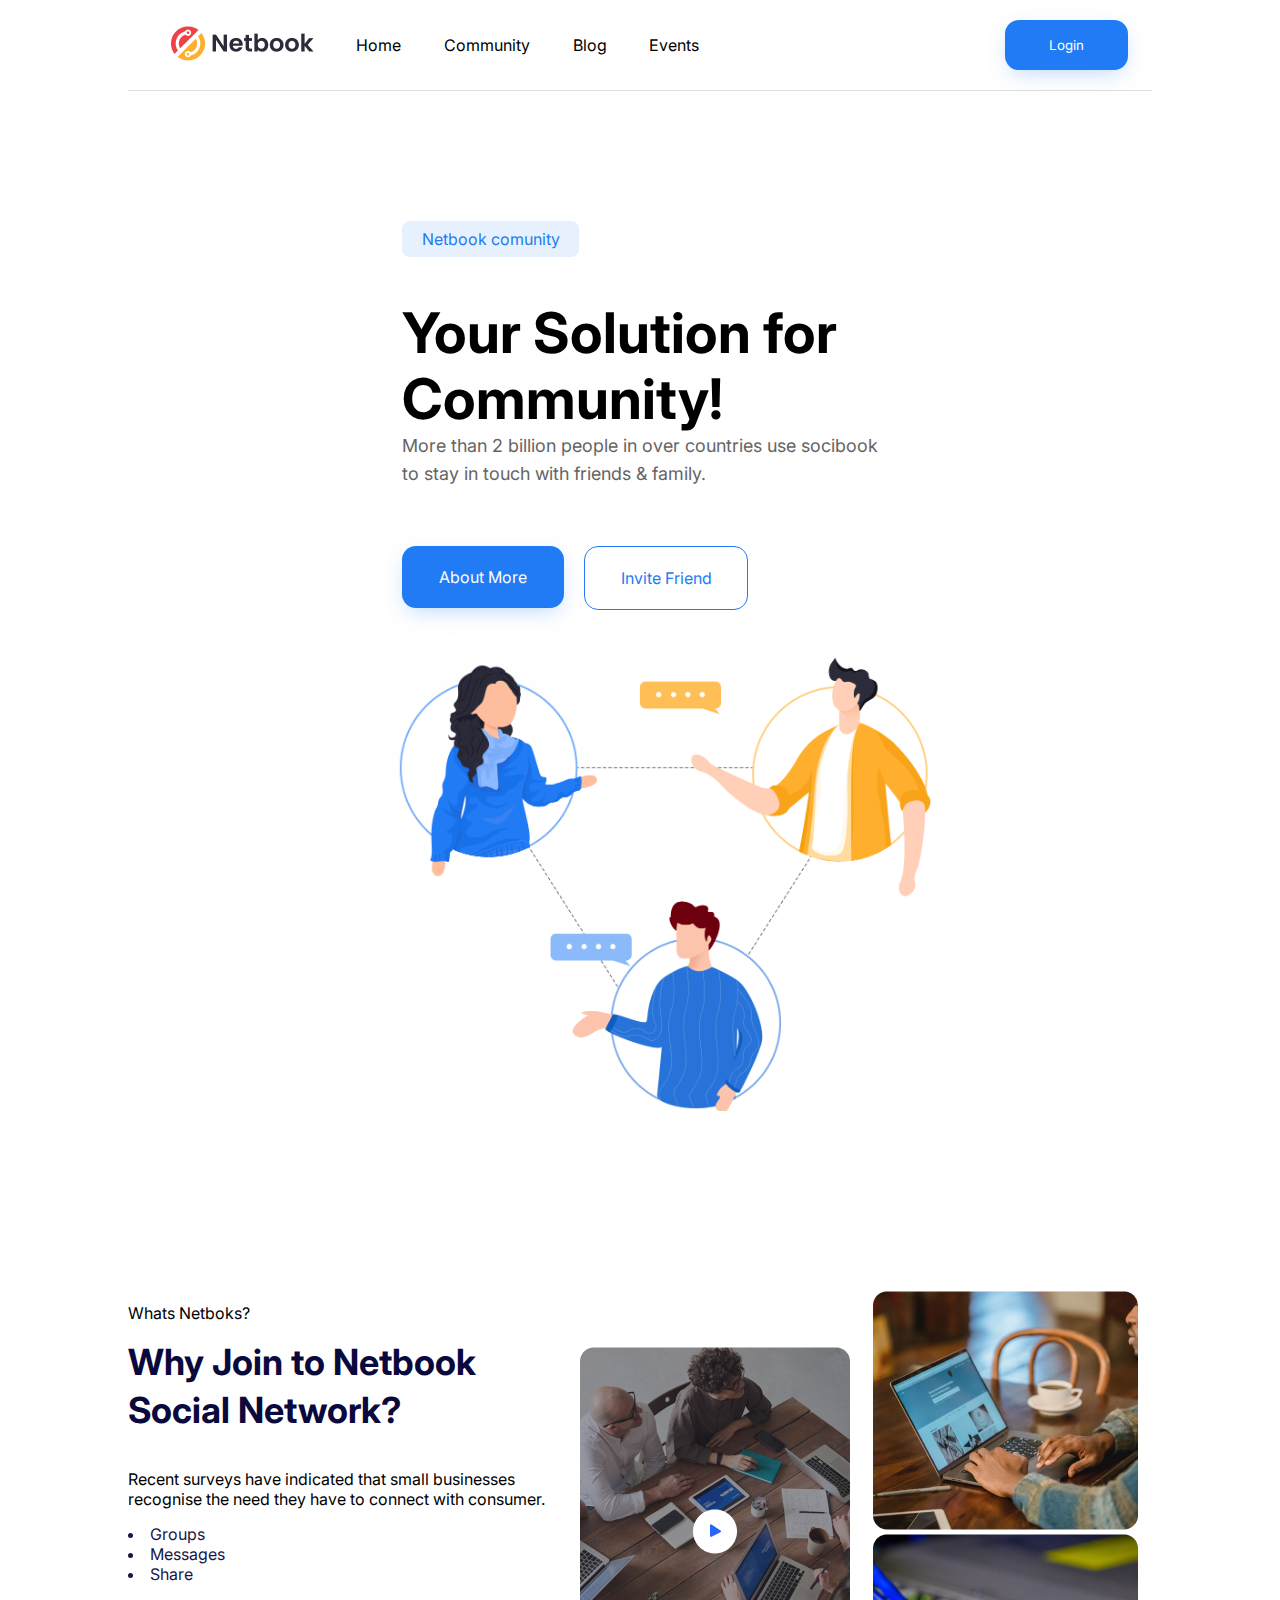
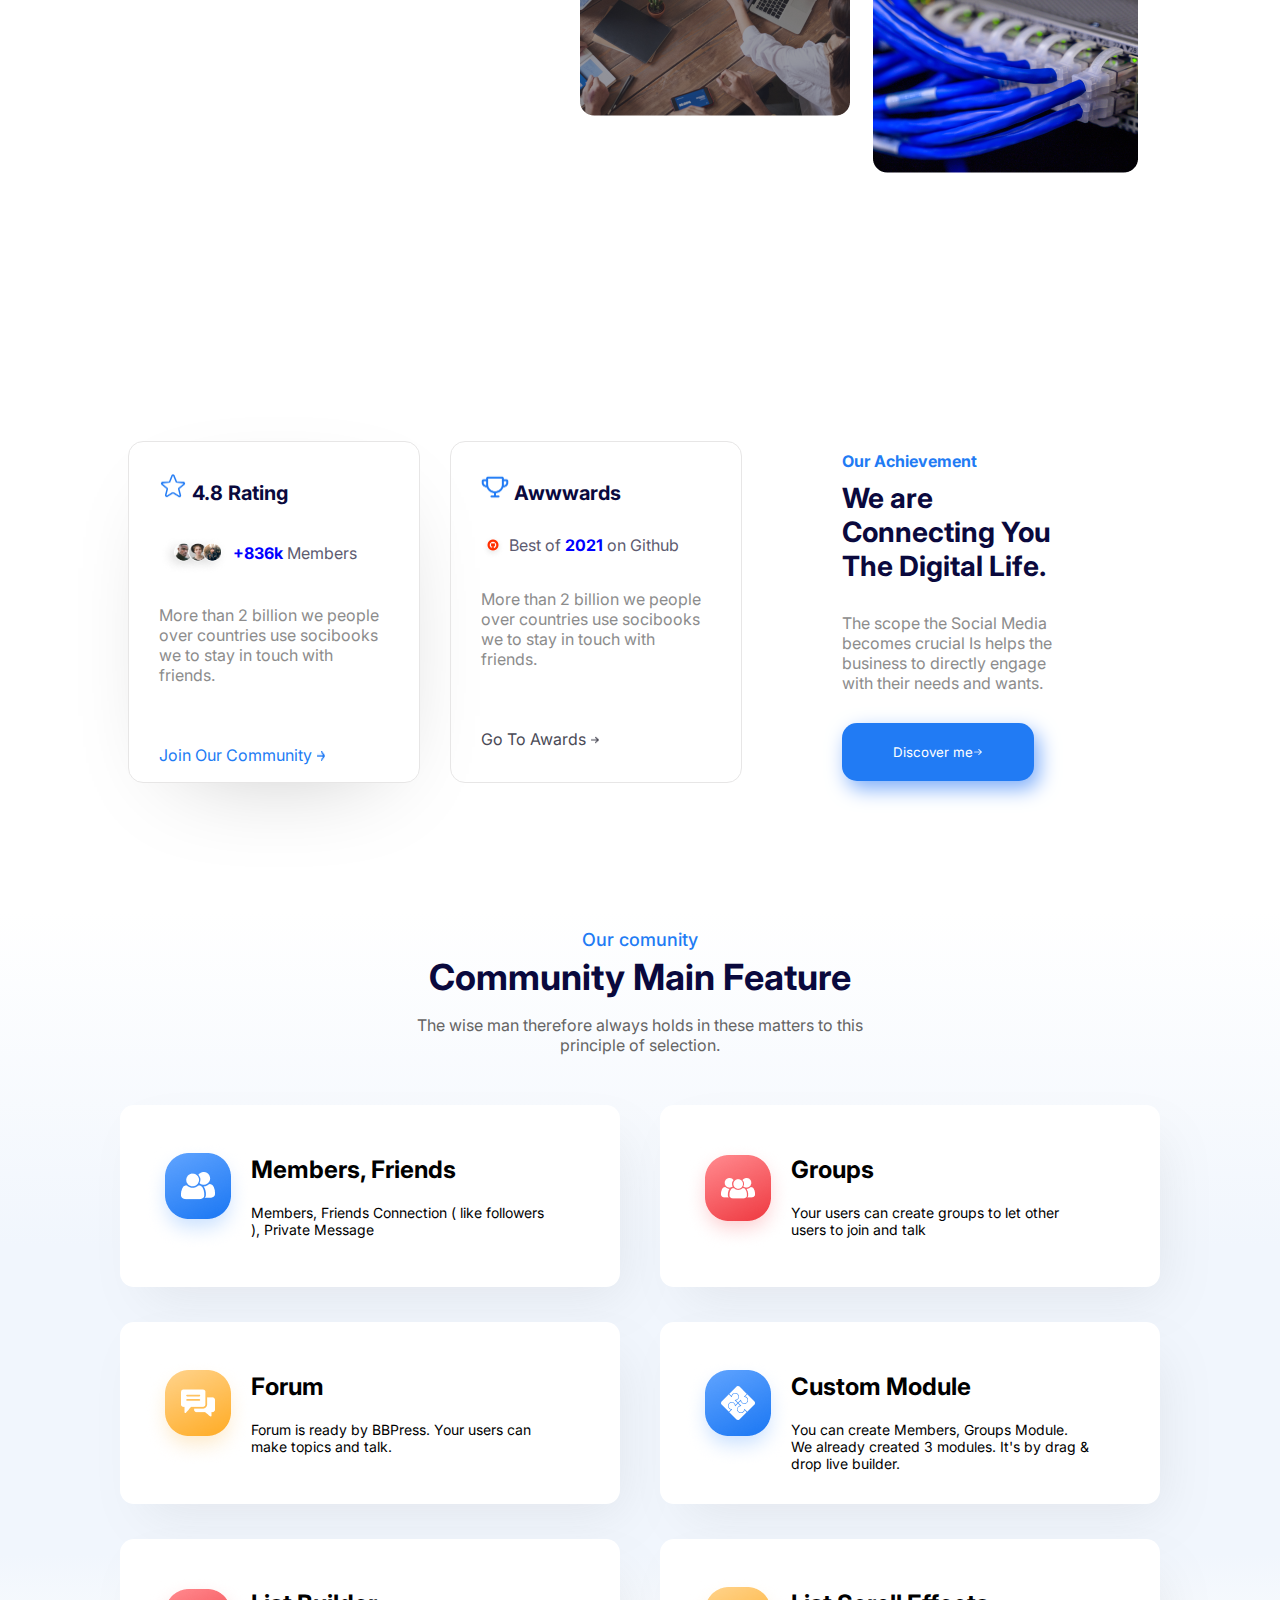
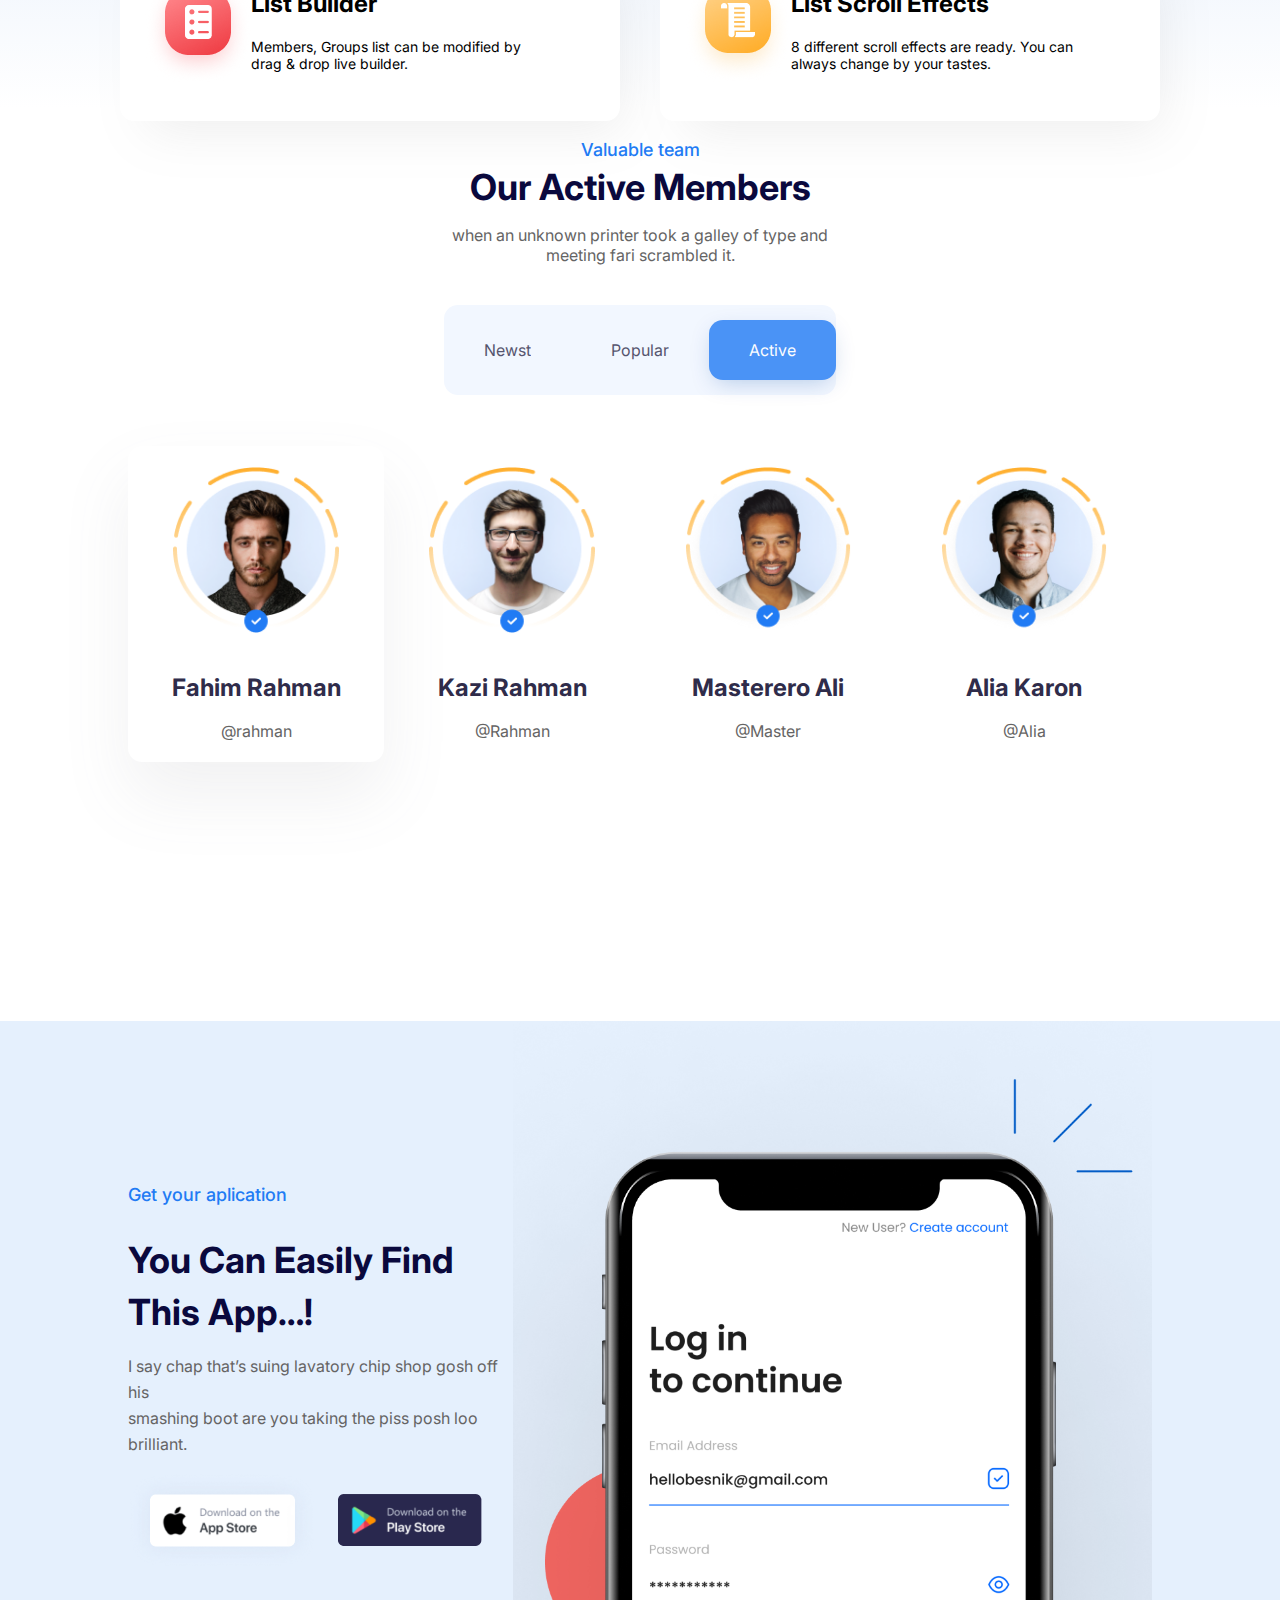
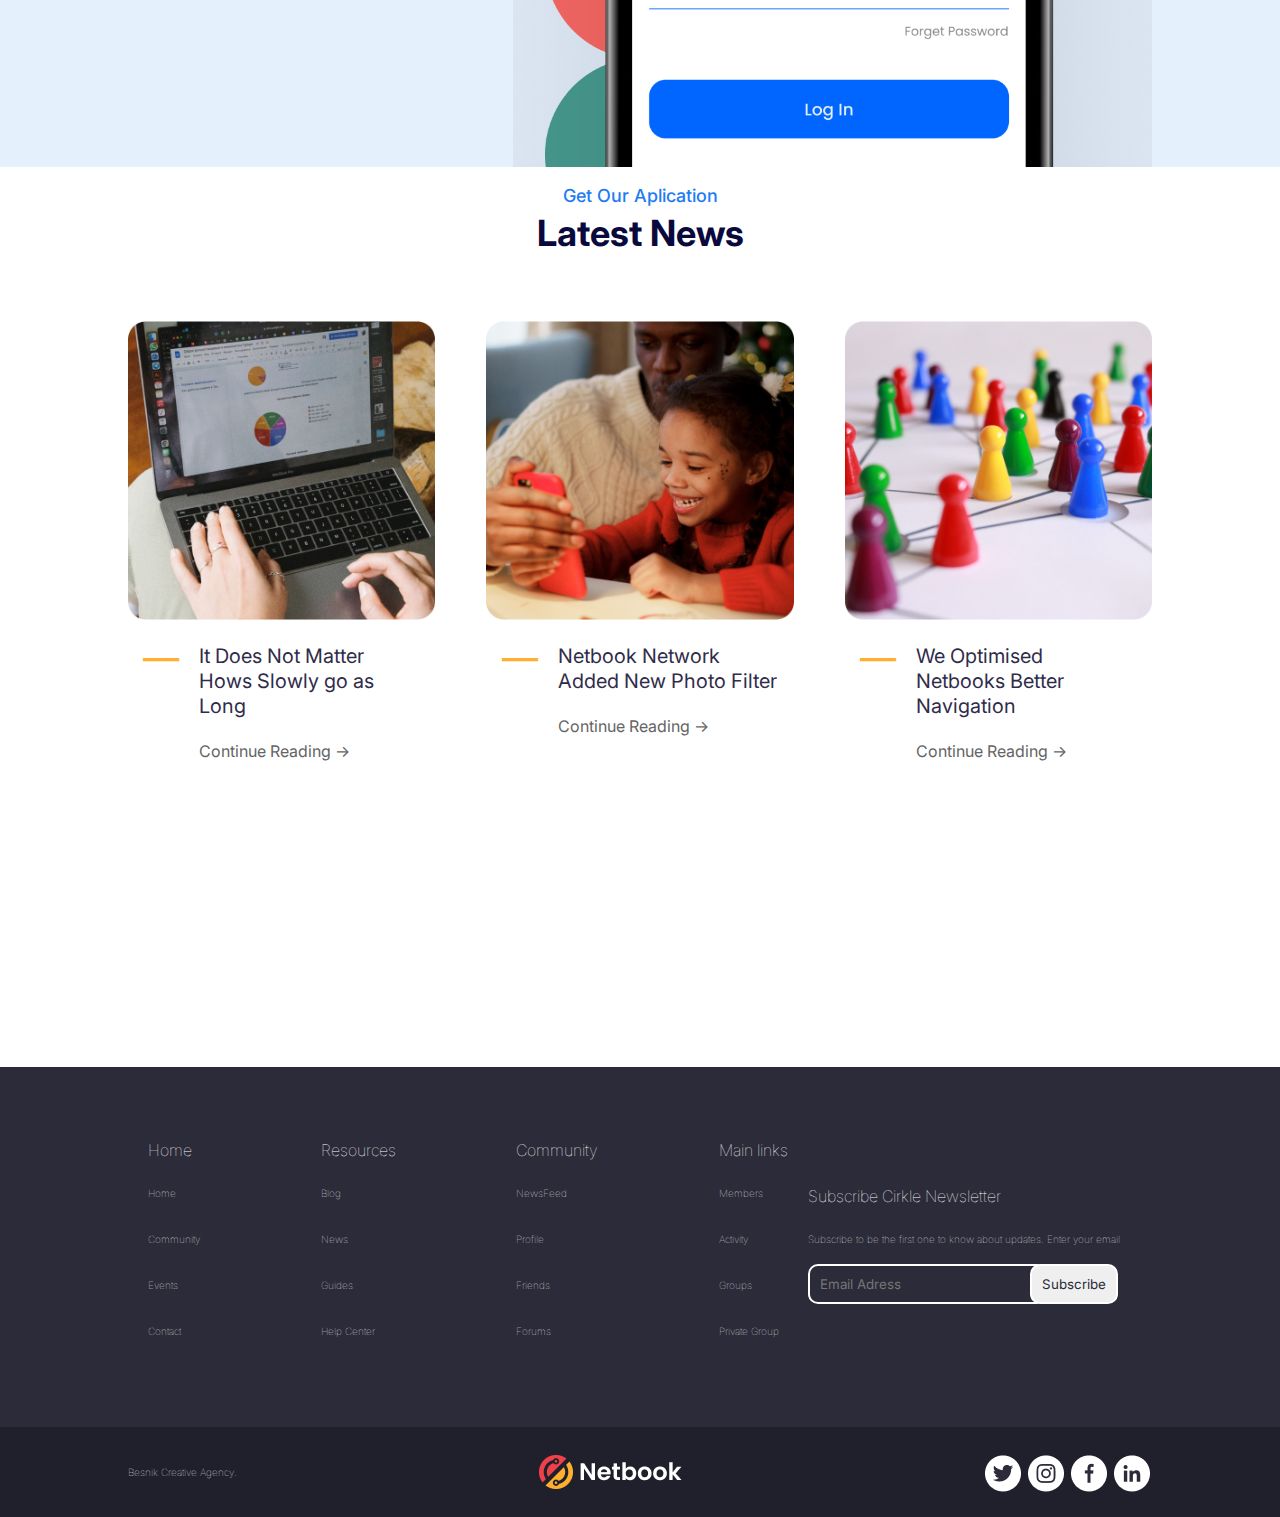
<file: index.html>
<!DOCTYPE html>
<html lang="en">

<head>
    <meta charset="UTF-8">
    <meta http-equiv="X-UA-Compatible" content="IE=edge">
    <meta name="viewport" content="width=device-width, initial-scale=1.0">
    <link rel="stylesheet" href="css/index.css">
    <title>Netbook</title>
</head>

<body>
    <section class="home container">
        <header class="nave-bar">
            <div class="nave-bar-conteudo">
                <div><img src="img/logo.png" alt="Netbook"></div>
                <div>
                    <p>Home</p>
                </div>
                <div>
                    <p>Community</p>
                </div>
                <div>
                    <p>Blog</p>
                </div>
                <div>
                    <p>Events</p>
                </div>
            </div>

            <div class="nav-botao-login">
                <button>
                    <p>Login</p>
                </button>
            </div>
        </header>

        <div class="home-conteudo">
            <div class="home-conteudo-tudo">
                <div class="home-conteudo-community">
                    <div>Netbook comunity</div>
                </div>
                <div class="home-conteudo-texto">
                    <!-- <div class="home-conteudo-texto-extra"> -->
                    <div class="home-conteudo-texto-extra-1">
                        <p>Your Solution for <br> Community!</p>
                    </div>
                    <div class="home-conteudo-texto-extra-2">
                        More than 2 billion people in over countries use socibook <br>
                        to stay in touch with friends & family.
                    </div>
                    <!-- </div> -->
                    <div class="home-conteudo-botoes">
                        <div class="home-conteudo-aboutmore">
                            About More
                        </div>
                        <div class="home-conteudo-invitefriend">
                            Invite Friend
                        </div>
                    </div>
                </div>
            </div>
            <div class="home-img">

                <img src="img/head.png" alt="">
            </div>
        </div>
    </section>
    <!-------------------------------------------------------------TELA ABOUT US-------------------------------------------------------------->
    <section class="aboutus">
        <div class="tudo container">
            <div class="Textoaboutus">
                <p class="textozul">Whats Netboks?</p>
                <h1 class="titulo">Why Join to Netbook Social Network?</h1>
                <p>Recent surveys have indicated that small businesses recognise the need they have to connect with
                    consumer.</p>
                <ol>
                    <li>Groups</li>
                    <li>Messages</li>
                    <li>Share</li>
                </ol>
            </div>
            <div class="containerimg">
                <div class="imagenssmall">
                    <img src="img/cafe-notebook.png" alt="">
                    <img src="img/cabos.png">
                </div>
                <div class="imagembig">
                    <img src="img/reuniao.png" alt="">
                </div>
            </div>
            <!--fim da div total-->


    </section>
    <!--fim da section de sobre nós-->



    <section class="avaliacao">
        <div class="container">
            <div class="rating">
                <h3><img src="../img/star.png" alt="Estrela"> 4.8 Rating</h3>
                <article>
                    <img class="imgpeople" src="../img/people.png" alt="Usuarios">
                    <strong>+836k</strong> Members
                </article>
                <p>More than 2 billion we people over countries use socibooks we to stay in touch with friends.</p>
                <button class="firstbutton">
                    Join Our Community <img src="../img/ArrowRightBlue.png" alt="Seta direita">
                </button>
            </div>
            <div class="awards">

                <h3><img src="../img/trophy.png" alt="Trofeu"> Awwwards</h3>
                <article>
                    <img class="imgit" src="../img/git.png" alt="Icone Github">
                    Best of <strong>2021</strong> on Github
                </article>
                <p>More than 2 billion we people over countries use socibooks we to stay in touch with friends.</p>
                <button class="secondbutton">
                    Go To Awards <img src="../img/ArrowRightBlack.png" alt="Seta direita">
                </button>
            </div>
            <div class="conteudo">
                <h4>Our Achievement</h4>
                <h1>We are Connecting You The Digital Life.</h1>
                <p>The scope the Social Media becomes crucial Is helps the business to directly engage with their needs
                    and wants.</p>
                <button>
                    Discover me<img src="../img/ArrowRightWhite.png" alt="Seta direita">
                </button>
            </div>
        </div>
    </section>

    <!-------------------------------------------------------------TELA COMUNITY-------------------------------------------------------------->
    <section class="comunity">
        <div class="container">
            <div class="containercomunity ">
                <!--div do titulo-->
                <div class="titulocomunity">Our comunity</div>
                <h1 class="comunitybold">Community Main Feature</h1>
                <div class="textocomunity">The wise man therefore always holds in these matters to this principle of
                    selection.</div>
            </div>
            <!--fim da div do titulo-->


            <!--===================================================================================================================================-->
            <div class="retangulos">
                <div class="retanguloesquerda">
                    <div class="retangulofriend">
                        <!--div do quadrado members-->

                        <div class="Friendsimg">
                            <img src="img/member.png" alt="">
                        </div>

                        <div class="Friendstext">
                            <h2>Members, Friends</h2>
                            <br>
                            <p>Members, Friends Connection ( like followers ), Private Message</p>
                        </div>

                    </div>
                    <!--fim da div do quadrado members-->

                    <!--===================================================================================================================================-->
                    <div class="retanguloforum">
                        <!--div do quadrado forum-->
                        <!-- <div class="forum"> -->
                        <div class="forumimg">
                            <img src="img/chat.png" alt="">
                        </div>
                        <div class="forumtext">
                            <h2>Forum</h2>
                            <br>
                            <p>Forum is ready by BBPress. Your users can make topics and talk.</p>
                        </div>
                    </div><!-- fim da div do quadrado forum-->
                    <!--===================================================================================================================================-->
                    <div class="retangulolist">
                        <!--div do quadrado list-->
                        <div class="listimg">
                            <img src="img/list-build.png" alt="">
                        </div>
                        <div class="listtext">
                            <h2>List Builder</h2>
                            <br>
                            <p>Members, Groups list can be modified by drag & drop live builder.</p>
                        </div>

                    </div>
                    <!--fim da div do quadrado list-->
                </div>
                <!--===================================================================================================================================-->
                <div class="retangulodireita">
                    <div class="retangulogroups">
                        <!--div do quadrado group-->
                        <div class="groupsimg">
                            <img src="img/group.png" alt="">
                        </div>
                        <div class="groupstext">
                            <h2>Groups</h2>
                            <br>
                            <p>Your users can create groups to let other users to join and talk</p>
                        </div>
                    </div>
                    <!--fim da div do quadrado group-->
                    <!--===================================================================================================================================-->
                    <div class="retangulocustom">
                        <!--div do quadrado custom-->
                        <div class="customimg">
                            <img src="img/custom-icon.png" alt="">
                        </div>
                        <div class="customtext">
                            <h2>Custom Module</h2>
                            <br>
                            <p>You can create Members, Groups Module. We already created 3 modules. It's by drag & drop
                                live builder.</p>
                        </div>
                    </div>
                    <!--fim da div do quadrado custom-->
                    <!--===================================================================================================================================-->

                    <div class="retanguloscroll">
                        <!--div do quadrado custom-->
                        <div class="scrollimg">
                            <img src="img/list-icon.png" alt="">
                        </div>
                        <div class="scrolltext">
                            <h2>List Scroll Effects</h2>
                            <br>
                            <p>8 different scroll effects are ready.
                                You can always change by your tastes.</p>
                        </div>
                    </div>
                    <!--fim da div do quadrado custom-->
                </div>
            </div>
        </div>
    </section>
    <!--fim da section da tela comunidade-->

    <!-------------------------------------------------------------TELA MEMBROS-------------------------------------------------------------->
    <section class="membros">
        <div class="container ocupa-janela">

            <div class="textocima">
                <div class="azul-valuable">Valuable team</div>
                <div class="our-active">Our Active Members</div>
                <div class="texto">when an unknown printer took a galley of type and meeting fari scrambled it.</div>
                <div class="box-buttons">
                    <a href="">Newst</a>
                    <a href="">Popular</a>
                    <a class="active" href="">Active</a>
                </div>
            </div>

            <div class="team">
                <div class="card-homem destaque">
                    <img class="dude" src="img/1-homem.png" alt="é um cara">
                    <div class="texto-homens">
                        <span class="nome-homem">Fahim Rahman</span>
                        <br>
                        <span class="arroba-homem">@rahman</span>
                    </div>
                </div>
                <div class="card-homem">
                    <img class="dude" src="img/2-homem.png" alt="é um cara">
                    <div class="texto-homens">
                        <span class="nome-homem">Kazi Rahman</span>
                        <br>
                        <span class="arroba-homem">@Rahman</span>
                    </div>
                </div>
                <div class="card-homem">
                    <img class="dude" src="img/3-homem.png" alt="é um cara">
                    <div class="texto-homens">
                        <span class="nome-homem">Masterero Ali</span>
                        <br>
                        <span class="arroba-homem">@Master</span>
                    </div>
                </div>
                <div class="card-homem">
                    <img class="dude" src="img/4-homem.png" alt="é um cara">
                    <div class="texto-homens">
                        <span class="nome-homem">Alia Karon</span>
                        <br>
                        <span class="arroba-homem">@Alia</span>
                    </div>
                </div>
            </div>

        </div>
    </section>

    <section class="publi container">
        <div class="publi-conteudo">
            <div class="publi-conteudo-textos">
                <div>
                    <div class="publi-conteudo-textos1">Get your aplication</div>
                </div>
                <div>
                    <p class="publi-conteudo-textos2">You Can Easily Find
                        This App…!</p>
                </div>
                <div class="publi-conteudo-textos3">

                    <p>I say chap that’s suing lavatory chip shop gosh off his <br> smashing boot are you taking the
                        piss posh loo brilliant.</p>

                </div>

                <div class="publi-conteudo-textos-botoes">
                    <div class="apple-pic"><img src="img/image 288.png" alt=""></div>
                    <div class="playstore-pic"><img src="img/image 291.png" alt=""></div>
                </div>
            </div>
        </div>

        <div class="publi-img">
            <img src="img/mobile-screen.png" alt="">
        </div>
    </section>

    <section class="latest-news">
        <div class="container ocupa-janela">

            <div class="textocima">
                <div class="azul-valuable">Get Our Aplication</div>
                <div class="our-active">Latest News</div>
            </div>

            <div class="fotos-container">

                <div class="bloco-fotos">
                    <img class="img-news" src="img/notebook.png" alt="é um notebook">

                    <div class="traco-foto-texto">
                        <div class="traco"> __</div>
                        <div class="texto-foto">
                            <div> It Does Not Matter Hows Slowly go as Long</div>
                            <div class="texto-baixo"> Continue Reading →</div>
                        </div>
                    </div>

                </div>

                <div class="bloco-fotos">
                    <img class="img-news" src="img/familia.png" alt="é uma familia">

                    <div class="traco-foto-texto">
                        <div class="traco"> __</div>
                        <div class="texto-foto">
                            <div> Netbook Network Added New Photo Filter</div>
                            <div class="texto-baixo"> Continue Reading →</div>
                        </div>
                    </div>

                </div>

                <div class="bloco-fotos">
                    <img class="img-news" src="img/pinos.png" alt="é uns pino">

                    <div class="traco-foto-texto">
                        <div class="traco"> __</div>
                        <div class="texto-foto">
                            <div>We Optimised Netbooks Better Navigation</div>
                            <div class="texto-baixo"> Continue Reading →</div>
                        </div>
                    </div>
                </div>

            </div>
            <!--fotos-conteiner-->


        </div>
    </section>

    <footer>

        <div class="based">

            <div class="above container">

                <div class="colunas">

                    <div class="coluna">
                        <div class="title">Home</div>
                        <div class="meme">
                            <span>Home</span>
                            <span>Community</span>
                            <span>Events</span>
                            <span>Contact</span>
                        </div>
                    </div>

                    <div class="coluna">
                        <div class="title">Resources</div>
                        <div class="meme">
                            <span>Blog</span>
                            <span>News</span>
                            <span>Guides</span>
                            <span>Help Center</span>
                        </div>
                    </div>

                    <div class="coluna">
                        <div class="title">Community</div>
                        <div class="meme">
                            <span>NewsFeed</span>
                            <span>Profile</span>
                            <span>Friends</span>
                            <span>Forums</span>
                        </div>
                    </div>

                    <div class="coluna">
                        <div class="title">Main links</div>
                        <div class="meme">
                            <span>Members</span>
                            <span>Activity</span>
                            <span>Groups</span>
                            <span>Private Group</span>
                        </div>
                    </div>


                </div>

                <div class="subscribe">
                    <div class="title">Subscribe Cirkle Newsletter</div>
                    <div class="description">Subscribe to be the first one to know about updates. Enter your email</div>

                    <div class="form">
                        <input class="email" type="email" name="email" placeholder="Email Adress">
                        <button class="button-sub">Subscribe</button>
                    </div>

                </div>

            </div>


            <div class="rodape container">
                <div class="alinha-rodape">
                    <div>
                        Besnik Creative Agency.
                    </div>

                    <img src="img/logo-branca.png" alt="Netbook">

                    <div class="redes">
                        <img class="img" src="img/Twitter.png" alt="Passarinho">
                        <img class="img" src="img/instagram.png" alt="Camera">
                        <img class="img" src="img/facebook.png" alt="f">
                        <img class="img" src="img/Linkedin.png" alt="Trabalho">
                    </div>
                </div>
            </div>
        </div>

    </footer>
</body>

</html>
</file>
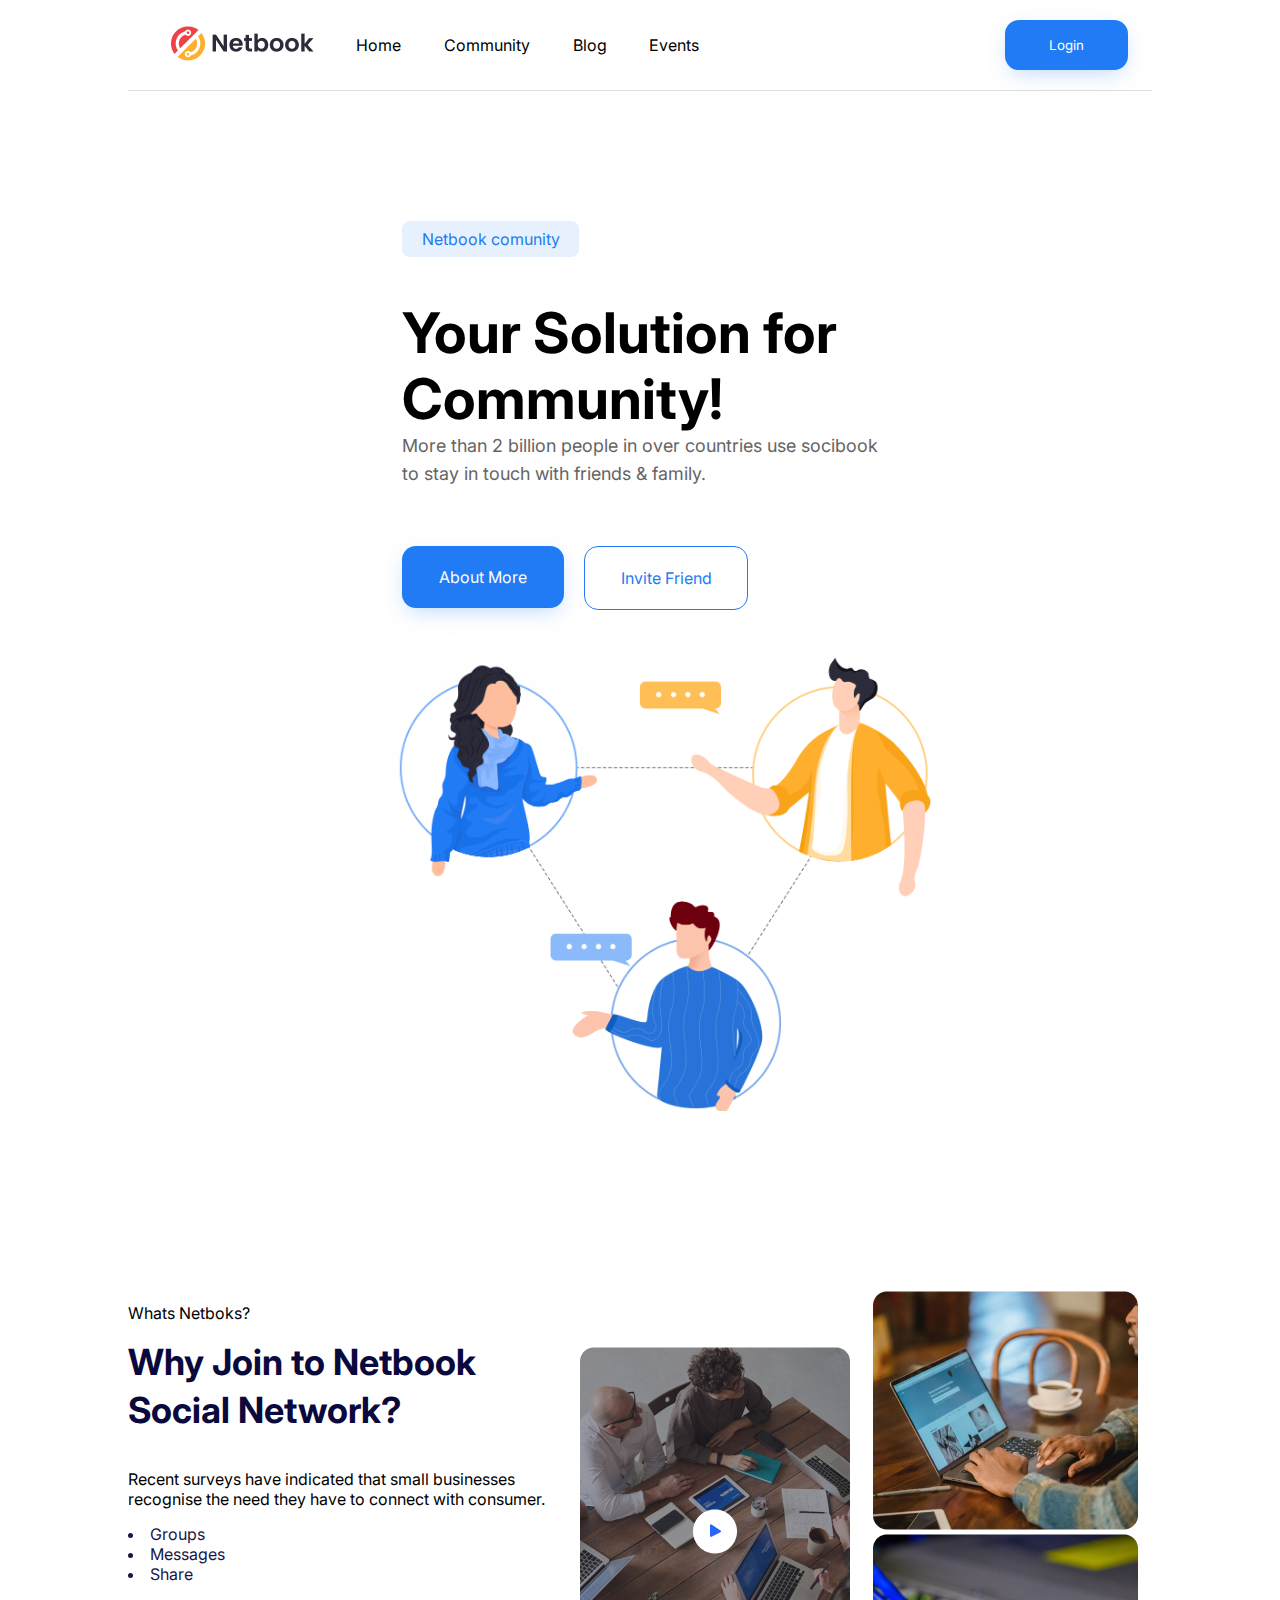
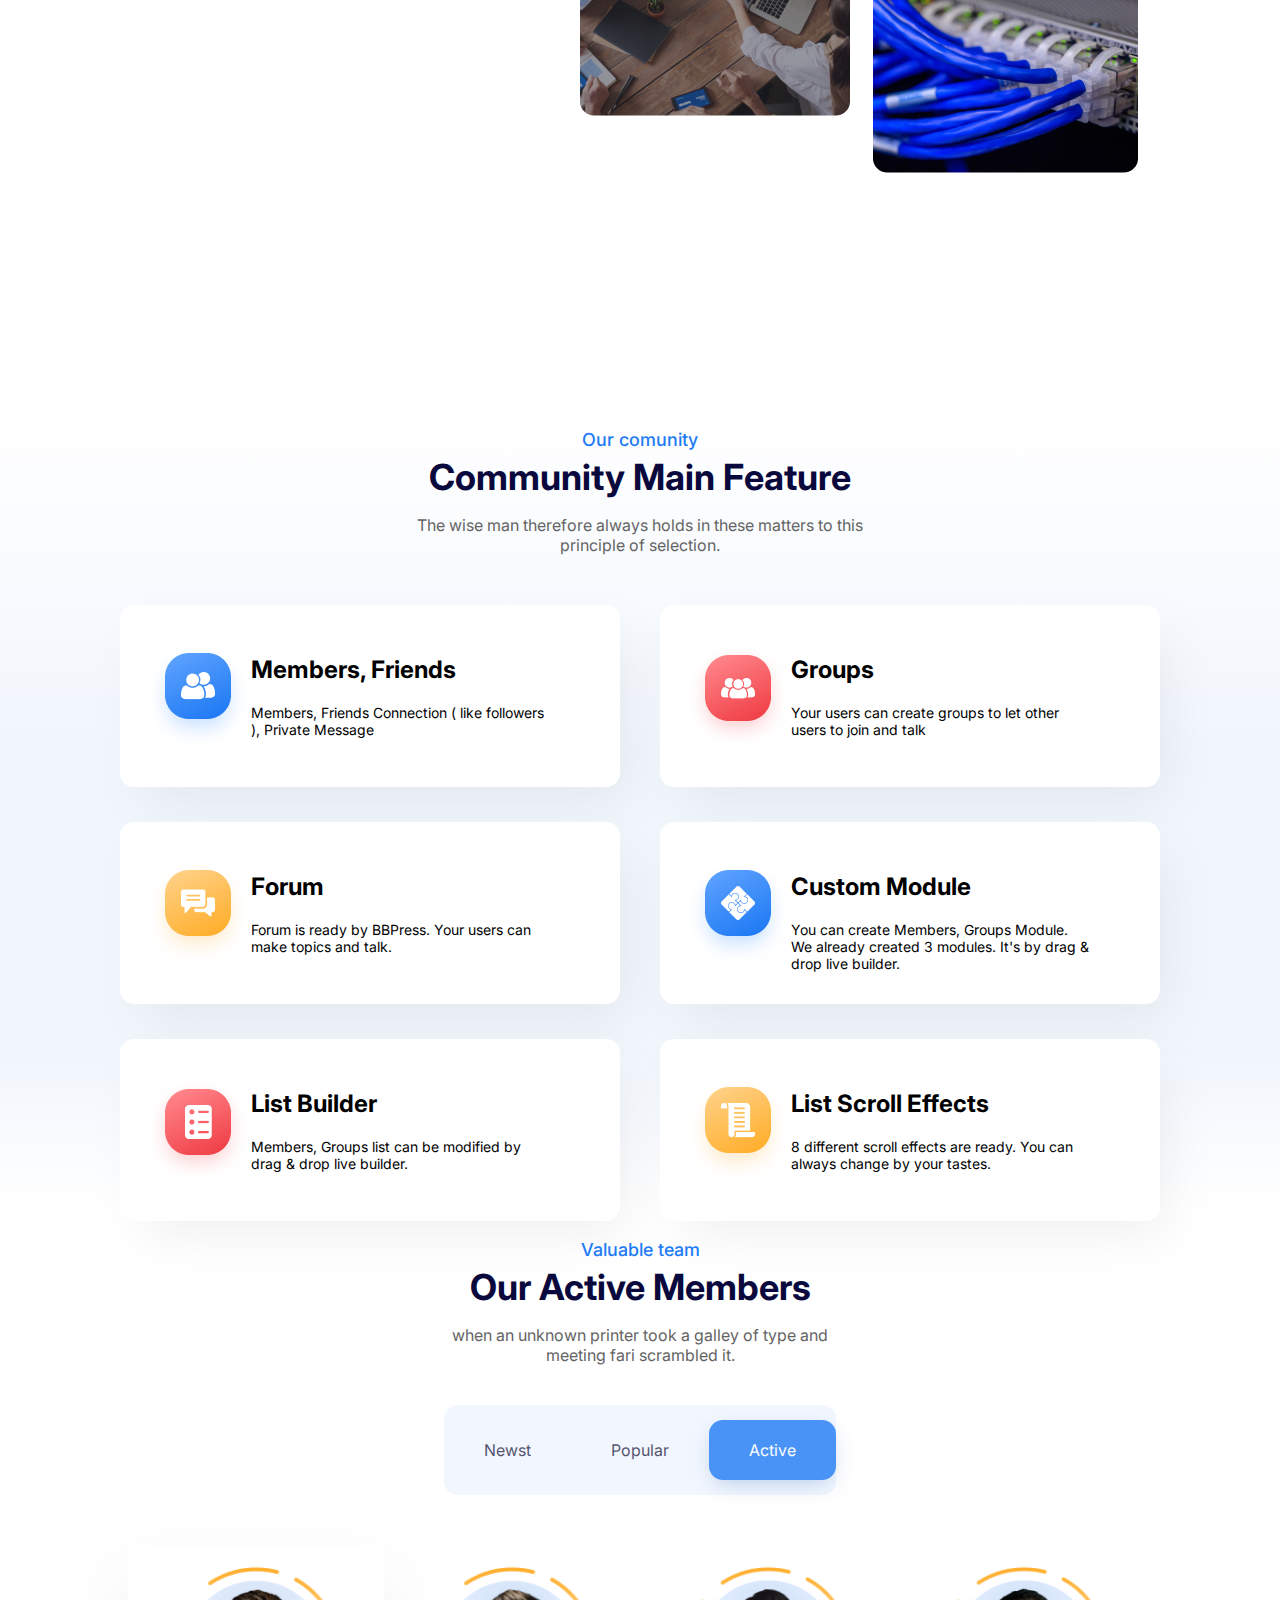
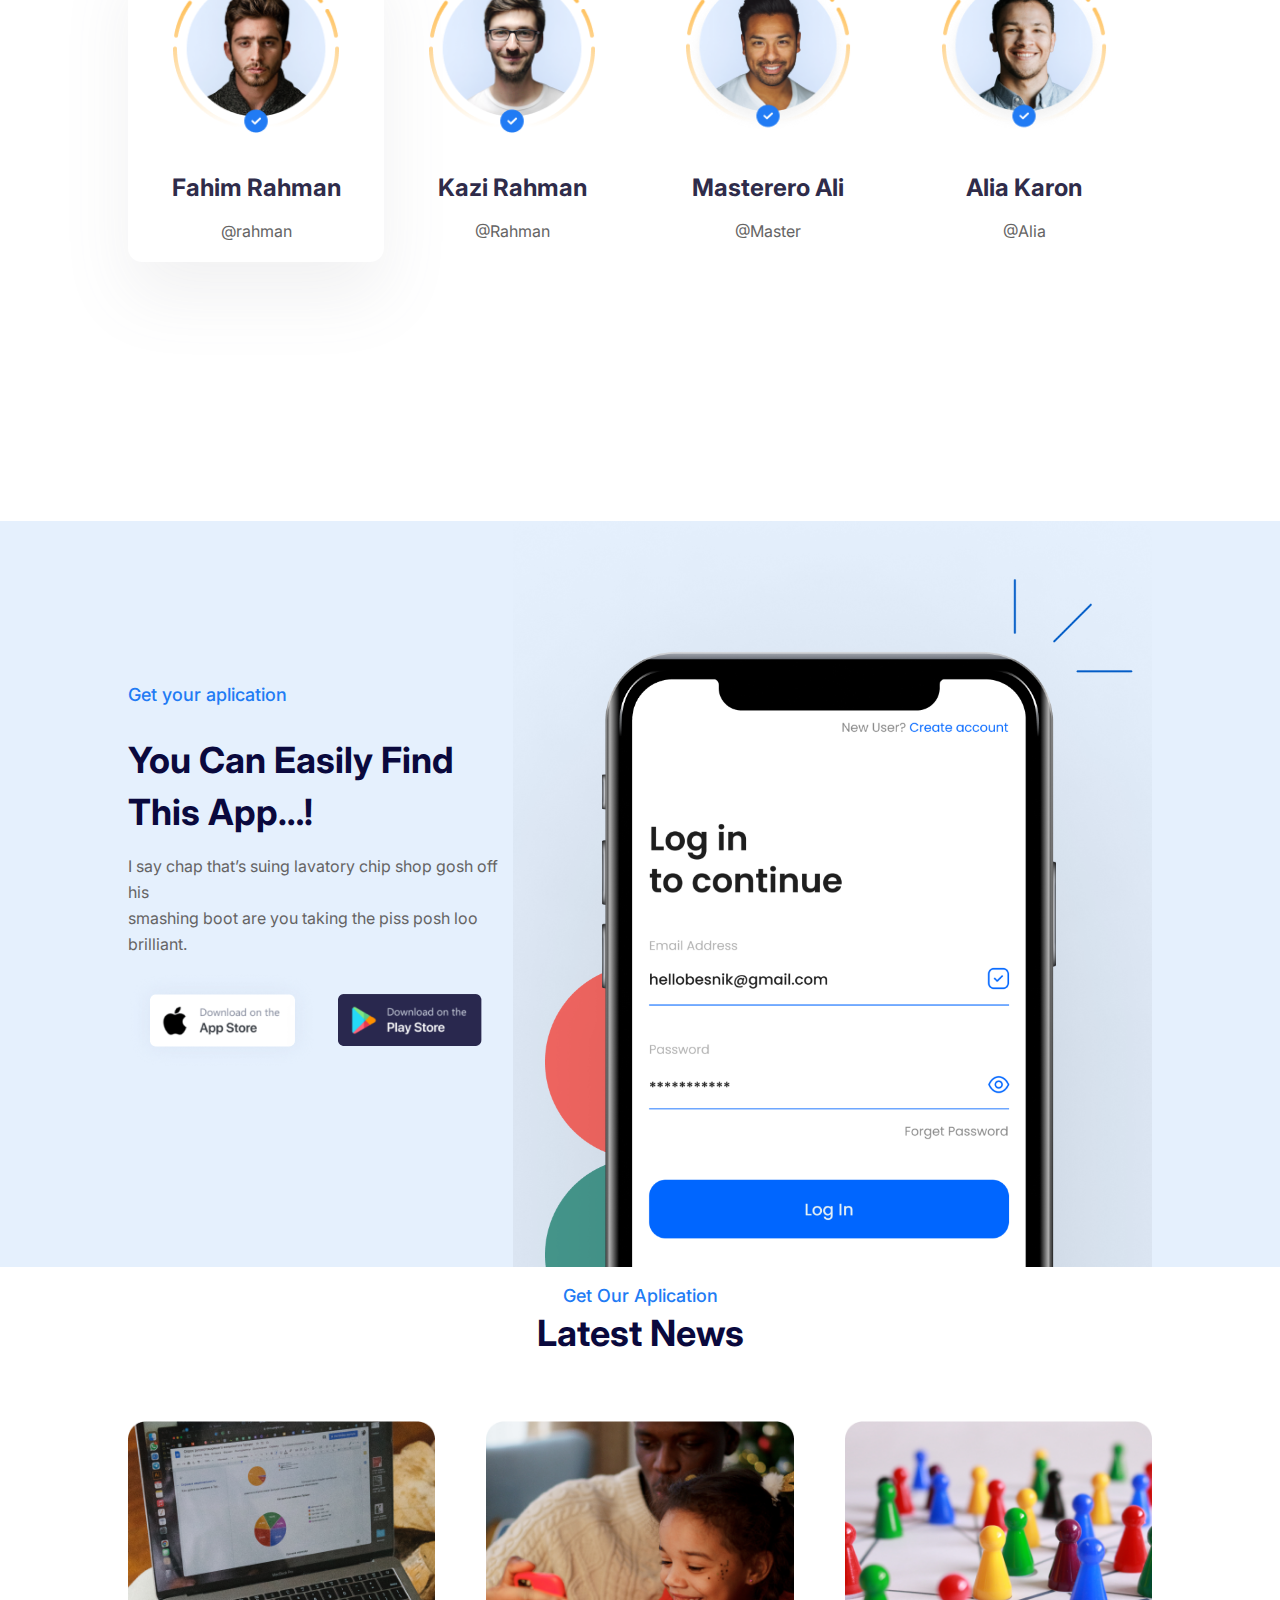
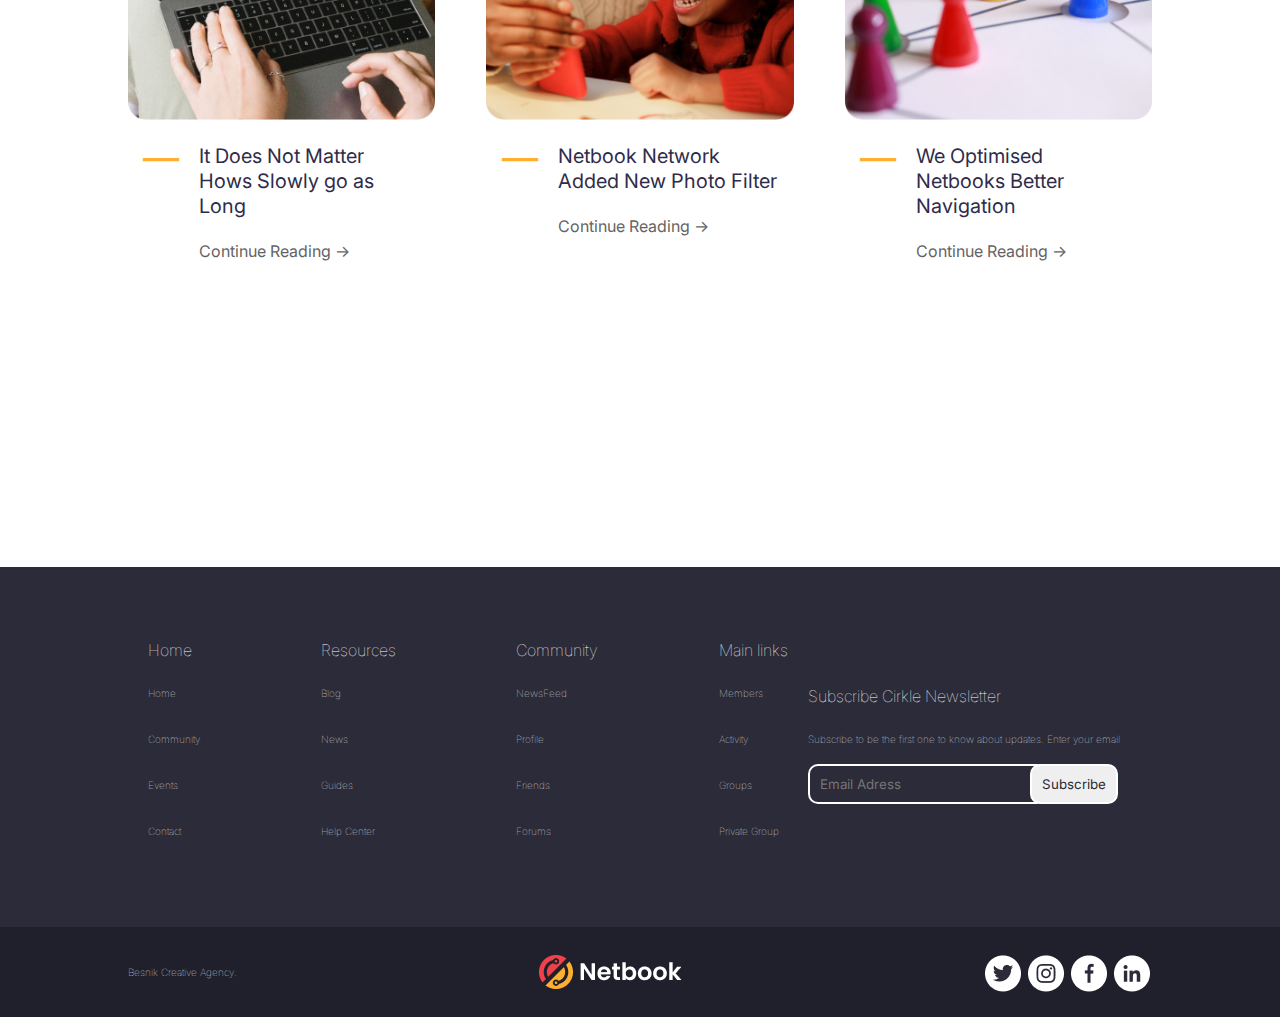
<file: html/index.html>
<!DOCTYPE html>
<html lang="en">

<head>
    <meta charset="UTF-8">
    <meta http-equiv="X-UA-Compatible" content="IE=edge">
    <meta name="viewport" content="width=device-width, initial-scale=1.0">
    <link rel="stylesheet" href="../css/index.css">
    <title>Netbook</title>
</head>

<body>
    <section class="home container">
        <header class="nave-bar">
            <div class="nave-bar-conteudo">
                <div><img src="../img/logo.png" alt="Netbook"></div>
                <div>
                    <p>Home</p>
                </div>
                <div>
                    <p>Community</p>
                </div>
                <div>
                    <p>Blog</p>
                </div>
                <div>
                    <p>Events</p>
                </div>
            </div>

            <div class="nav-botao-login">
                <button>
                    <p>Login</p>
                </button>
            </div>
        </header>

        <div class="home-conteudo">
            <div class="home-conteudo-tudo">
                <div class="home-conteudo-community">
                    <div>Netbook comunity</div>
                </div>
                <div class="home-conteudo-texto">
                    <!-- <div class="home-conteudo-texto-extra"> -->
                    <div class="home-conteudo-texto-extra-1">
                        <p>Your Solution for <br> Community!</p>
                    </div>
                    <div class="home-conteudo-texto-extra-2">
                        More than 2 billion people in over countries use socibook <br>
                        to stay in touch with friends & family.
                    </div>
                    <!-- </div> -->
                    <div class="home-conteudo-botoes">
                        <div class="home-conteudo-aboutmore">
                            About More
                        </div>
                        <div class="home-conteudo-invitefriend">
                            Invite Friend
                        </div>
                    </div>
                </div>
            </div>
            <div class="home-img">

                <img src="../img/head.png" alt="">
            </div>
        </div>
    </section>
    <!-------------------------------------------------------------TELA ABOUT US-------------------------------------------------------------->
    <section class="aboutus">
        <div class="tudo container">
            <div class="Textoaboutus">
                <p class="textozul">Whats Netboks?</p>
                <h1 class="titulo">Why Join to Netbook Social Network?</h1>
                <p>Recent surveys have indicated that small businesses recognise the need they have to connect with
                    consumer.</p>
                <ol>
                    <li>Groups</li>
                    <li>Messages</li>
                    <li>Share</li>
                </ol>
            </div>
            <div class="containerimg">
                <div class="imagenssmall">
                    <img src="../img/cafe-notebook.png" alt="">
                    <img src="../img/cabos.png">
                </div>
                <div class="imagembig">
                    <img src="../img/reuniao.png" alt="">
                </div>
            </div>
            <!--fim da div total-->


    </section>
    <!--fim da section de sobre nós-->

    <!-------------------------------------------------------------TELA COMUNITY-------------------------------------------------------------->
    <section class="comunity">
        <div class="container">
            <div class="containercomunity ">
                <!--div do titulo-->
                <div class="titulocomunity">Our comunity</div>
                <h1 class="comunitybold">Community Main Feature</h1>
                <div class="textocomunity">The wise man therefore always holds in these matters to this principle of
                    selection.</div>
            </div>
            <!--fim da div do titulo-->


            <!--===================================================================================================================================-->
            <div class="retangulos">
                <div class="retanguloesquerda">
                    <div class="retangulofriend">
                        <!--div do quadrado members-->

                        <div class="Friendsimg">
                            <img src="../img/member.png" alt="">
                        </div>

                        <div class="Friendstext">
                            <h2>Members, Friends</h2>
                            <br>
                            <p>Members, Friends Connection ( like followers ), Private Message</p>
                        </div>

                    </div>
                    <!--fim da div do quadrado members-->

                    <!--===================================================================================================================================-->
                    <div class="retanguloforum">
                        <!--div do quadrado forum-->
                        <!-- <div class="forum"> -->
                        <div class="forumimg">
                            <img src="../img/chat.png" alt="">
                        </div>
                        <div class="forumtext">
                            <h2>Forum</h2>
                            <br>
                            <p>Forum is ready by BBPress. Your users can make topics and talk.</p>
                        </div>
                    </div><!-- fim da div do quadrado forum-->
                    <!--===================================================================================================================================-->
                    <div class="retangulolist">
                        <!--div do quadrado list-->
                        <div class="listimg">
                            <img src="../img/list-build.png" alt="">
                        </div>
                        <div class="listtext">
                            <h2>List Builder</h2>
                            <br>
                            <p>Members, Groups list can be modified by drag & drop live builder.</p>
                        </div>

                    </div>
                    <!--fim da div do quadrado list-->
                </div>
                <!--===================================================================================================================================-->
                <div class="retangulodireita">
                    <div class="retangulogroups">
                        <!--div do quadrado group-->
                        <div class="groupsimg">
                            <img src="../img/group.png" alt="">
                        </div>
                        <div class="groupstext">
                            <h2>Groups</h2>
                            <br>
                            <p>Your users can create groups to let other users to join and talk</p>
                        </div>
                    </div>
                    <!--fim da div do quadrado group-->
                    <!--===================================================================================================================================-->
                    <div class="retangulocustom">
                        <!--div do quadrado custom-->
                        <div class="customimg">
                            <img src="../img/custom-icon.png" alt="">
                        </div>
                        <div class="customtext">
                            <h2>Custom Module</h2>
                            <br>
                            <p>You can create Members, Groups Module. We already created 3 modules. It's by drag & drop
                                live builder.</p>
                        </div>
                    </div>
                    <!--fim da div do quadrado custom-->
                    <!--===================================================================================================================================-->

                    <div class="retanguloscroll">
                        <!--div do quadrado custom-->
                        <div class="scrollimg">
                            <img src="../img/list-icon.png" alt="">
                        </div>
                        <div class="scrolltext">
                            <h2>List Scroll Effects</h2>
                            <br>
                            <p>8 different scroll effects are ready.
                                You can always change by your tastes.</p>
                        </div>
                    </div>
                    <!--fim da div do quadrado custom-->
                </div>
            </div>
        </div>
    </section>
    <!--fim da section da tela comunidade-->

    <!-------------------------------------------------------------TELA MEMBROS-------------------------------------------------------------->
    <section class="membros">
        <div class="container ocupa-janela">

            <div class="textocima">
                <div class="azul-valuable">Valuable team</div>
                <div class="our-active">Our Active Members</div>
                <div class="texto">when an unknown printer took a galley of type and meeting fari scrambled it.</div>
                <div class="box-buttons">
                    <a href="">Newst</a>
                    <a href="">Popular</a>
                    <a class="active" href="">Active</a>
                </div>
            </div>

            <div class="team">
                <div class="card-homem destaque">
                    <img class="dude" src="../img/1-homem.png" alt="é um cara">
                    <div class="texto-homens">
                        <span class="nome-homem">Fahim Rahman</span>
                        <br>
                        <span class="arroba-homem">@rahman</span>
                    </div>
                </div>
                <div class="card-homem">
                    <img class="dude" src="../img/2-homem.png" alt="é um cara">
                    <div class="texto-homens">
                        <span class="nome-homem">Kazi Rahman</span>
                        <br>
                        <span class="arroba-homem">@Rahman</span>
                    </div>
                </div>
                <div class="card-homem">
                    <img class="dude" src="../img/3-homem.png" alt="é um cara">
                    <div class="texto-homens">
                        <span class="nome-homem">Masterero Ali</span>
                        <br>
                        <span class="arroba-homem">@Master</span>
                    </div>
                </div>
                <div class="card-homem">
                    <img class="dude" src="../img/4-homem.png" alt="é um cara">
                    <div class="texto-homens">
                        <span class="nome-homem">Alia Karon</span>
                        <br>
                        <span class="arroba-homem">@Alia</span>
                    </div>
                </div>
            </div>

        </div>
    </section>

    <section class="publi container">
        <div class="publi-conteudo">
            <div class="publi-conteudo-textos">
                <div>
                    <div class="publi-conteudo-textos1">Get your aplication</div>
                </div>
                <div>
                    <p class="publi-conteudo-textos2">You Can Easily Find
                        This App…!</p>
                </div>
                <div class="publi-conteudo-textos3">

                    <p>I say chap that’s suing lavatory chip shop gosh off his <br> smashing boot are you taking the
                        piss posh loo brilliant.</p>

                </div>

                <div class="publi-conteudo-textos-botoes">
                    <div class="apple-pic"><img src="../img/image 288.png" alt=""></div>
                    <div class="playstore-pic"><img src="../img/image 291.png" alt=""></div>
                </div>
            </div>
        </div>

        <div class="publi-img">
            <img src="../img/mobile-screen.png" alt="">
        </div>
    </section>

    <section class="latest-news">
        <div class="container ocupa-janela">

            <div class="textocima">
                <div class="azul-valuable">Get Our Aplication</div>
                <div class="our-active">Latest News</div>
            </div>

            <div class="fotos-container">

                <div class="bloco-fotos">
                    <img class="img-news" src="../img/notebook.png" alt="é um notebook">

                    <div class="traco-foto-texto">
                        <div class="traco"> __</div>
                        <div class="texto-foto">
                            <div> It Does Not Matter Hows Slowly go as Long</div>
                            <div class="texto-baixo"> Continue Reading →</div>
                        </div>
                    </div>

                </div>

                <div class="bloco-fotos">
                    <img class="img-news" src="../img/familia.png" alt="é uma familia">

                    <div class="traco-foto-texto">
                        <div class="traco"> __</div>
                        <div class="texto-foto">
                            <div> Netbook Network Added New Photo Filter</div>
                            <div class="texto-baixo"> Continue Reading →</div>
                        </div>
                    </div>

                </div>

                <div class="bloco-fotos">
                    <img class="img-news" src="../img/pinos.png" alt="é uns pino">

                    <div class="traco-foto-texto">
                        <div class="traco"> __</div>
                        <div class="texto-foto">
                            <div>We Optimised Netbooks Better Navigation</div>
                            <div class="texto-baixo"> Continue Reading →</div>
                        </div>
                    </div>
                </div>

            </div>
            <!--fotos-conteiner-->


        </div>
    </section>

    <footer>

        <div class="based">

            <div class="above container">

                <div class="colunas">

                    <div class="coluna">
                        <div class="title">Home</div>
                        <div class="meme">
                            <span>Home</span>
                            <span>Community</span>
                            <span>Events</span>
                            <span>Contact</span>
                        </div>
                    </div>

                    <div class="coluna">
                        <div class="title">Resources</div>
                        <div class="meme">
                            <span>Blog</span>
                            <span>News</span>
                            <span>Guides</span>
                            <span>Help Center</span>
                        </div>
                    </div>

                    <div class="coluna">
                        <div class="title">Community</div>
                        <div class="meme">
                            <span>NewsFeed</span>
                            <span>Profile</span>
                            <span>Friends</span>
                            <span>Forums</span>
                        </div>
                    </div>

                    <div class="coluna">
                        <div class="title">Main links</div>
                        <div class="meme">
                            <span>Members</span>
                            <span>Activity</span>
                            <span>Groups</span>
                            <span>Private Group</span>
                        </div>
                    </div>


                </div>

                <div class="subscribe">
                    <div class="title">Subscribe Cirkle Newsletter</div>
                    <div class="description">Subscribe to be the first one to know about updates. Enter your email</div>

                    <div class="form">
                        <input class="email" type="email" name="email" placeholder="Email Adress">
                        <button class="button-sub">Subscribe</button>
                    </div>

                </div>

            </div>


            <div class="rodape container">
                <div class="alinha-rodape">
                    <div>
                        Besnik Creative Agency.
                    </div>

                    <img src="../img/logo-branca.png" alt="Netbook">

                    <div class="redes">
                        <img class="img" src="../img/Twitter.png" alt="Passarinho">
                        <img class="img" src="../img/instagram.png" alt="Camera">
                        <img class="img" src="../img/facebook.png" alt="f">
                        <img class="img" src="../img/Linkedin.png" alt="Trabalho">
                    </div>
                </div>
            </div>
        </div>

    </footer>
</body>

</html>
</file>
<file: css/index.css>
@import url('https://fonts.googleapis.com/css2?family=Inter:wght@400&display=swap');

* {
    margin: 0;
    padding: 0;
    font-family: 'Inter';
}

.container {
    padding-left: 10vw;
    padding-right: 10vw;
}

.ocupa-janela {
    height: 100vh;
}

/* ==========================================================================HEADER/NAV  ==============================================================================*/
.nave-bar {
    display: flex;
    justify-content: space-evenly;
    flex-direction: row;
    align-items: center;
    border-bottom: 1px solid #00000021;
}

.nave-bar-conteudo {
    height: 10vh;
    width: 80vw;
    display: flex;
    justify-content: flex-start;
    flex-direction: row;
    align-items: center;
}

.nav-botao-login {
    text-align-last: center;
    height: 10vh;
    width: 20%;
    display: flex;
    justify-content: center;
    align-items: center;
}

.nav-botao-login button {
    width: 123px;
    height: 50px;
    left: 100px;
    top: 22px;
    background: #217BF4;
    box-shadow: 0px 7px 22px -6px rgb(33 123 244 / 34%);
    border-radius: 14px;
    color: white;
    border: none;

}

.nave-bar-conteudo div {
    padding-left: 5%;
}

.home-img {
    display: flex;
    /* justify-content: space-around; */
    align-items: center;
}


.home-img img {
    width: 585.52px;
    height: 501.47px;
}

.home-conteudo-community {
    margin-top: 58px;
    color: #217BF4;
    width: 177px;
    height: 36px;
    border-radius: 10px;
    display: flex;
    align-items: center;
    justify-content: center;
    background: #e7f1fe;
    border-radius: 8px;

}

.home-conteudo-tudo {
    padding-top: 7%;
}

.home-conteudo-botoes {
    display: flex;
    justify-content: flex-start;
    gap: 20px;
}

.home-conteudo-texto {
    padding-top: 9%;
}

.home-conteudo-texto-extra-1 {
    font-family: 'Inter';
    font-style: normal;
    font-weight: 700;
    font-size: 56px;
    line-height: 66px;
}

.home-conteudo-texto-extra-2 {
    font-family: 'Inter';
    font-style: normal;
    font-weight: 400;
    font-size: 18px;
    line-height: 28px;
    color: #656464;
}

.home-conteudo-aboutmore {
    margin-top: 58px;
    width: 162px;
    height: 62px;
    border-radius: 10px;
    display: flex;
    align-items: center;
    color: #FfFfFF;
    justify-content: center;
    background: #217BF4;
    border-radius: 14px;
    box-shadow: 0px 7px 22px -6px rgba(33, 123, 244, 0.34);
}

.home-conteudo-invitefriend {
    margin-top: 58px;
    width: 162px;
    height: 62px;
    border-radius: 10px;
    color: #217BF4;
    display: flex;
    align-items: center;
    justify-content: center;
    border: 1px solid #217bf4;
    border-radius: 14px;
}

.home-conteudo-community div {
    opacity: 1;
}

.home-conteudo {
    display: flex;
    flex-wrap: wrap;
    justify-content: space-around;
}

.home-conteudo {
    display: flex;
    flex-wrap: wrap;
    /* justify-content: space-around; */
}

/* ========================================================================================ABOUT US======================================================================= */
.aboutus {
    background-color: white;
    height: 100vh;

}

.aboutus .tudo {
    display: flex;
    align-items: center;
}

.aboutus .tudo .Textoaboutus {
    /* width: 43vh; */
    display: flex;
    flex-direction: column;
    align-items: flex-start;
    gap: 15px;
}

.aboutus .tudo .Textoaboutus .textoazul {
    color: #217BF4;
    font-weight: 500;

}

.aboutus .tudo .Textoaboutus .titulo {
    font-weight: 700;
    font-size: 36px;
    margin-bottom: 20px;
    line-height: 36px;
    color: #0A093D;
    line-height: 48px;

}

.aboutus .tudo .containerimg {
    width: 80vw;
    padding-top: 20vh;
    display: flex;
    align-items: center;
    flex-direction: row-reverse;
    gap: 23px;

}

.aboutus .tudo .container .imagenssmall {
    height: 20vw;
    display: grid;
    WIDTH: 270px;
    gap: 20px;

}

.aboutus .tudo .container .imagembig {
    padding: auto;
    margin-right: 30vh;
}

ol {
    list-style-type: disc;
    list-style-position: inside;
    color: #171648;

}

.aboutus .container .imagembig {
    padding: auto;
}

.avaliacao{
    width: 40vh;
    margin-bottom: 100px;
}

.avaliacao .container{
    display: flex;
    width: 75vw;
    margin-top: 30px;
}

.avaliacao .container div{
    border: solid  1px #E7E6E6;
    border-radius: 15px;
    box-shadow: 5px 30px 100px -50px #b9b9b9;
    width: 320px;
    height: 280px;
    padding: 30px;
}
.avaliacao .container div h3 img{
    height: 28px;
    width: 28px;
}

.avaliacao .container div button img{
    height: 10px;
    width: 10px;
}

.avaliacao .container div .firstbutton{
    border: none;
    color: #217BF4;
    background-color: white;
    margin-bottom: 20px;
    font-size: 16px;
    text-align: left;
}

.avaliacao .container div .imgpeople{
    height: 40px;
    width: 70px;
    vertical-align: middle;
}

.avaliacao .container div .imgit{
    width: 24px;
    vertical-align: middle;
}

.avaliacao .container div .secondbutton{
    border: none;
    color: #4A4A56;
    background-color: white;
    margin-bottom: 20px;
    font-size: 16px;
    text-align: left;
}

.avaliacao .container div h1{
    color: #0A093D;
    margin-bottom: 20px;
    font-size: 28px;
}

.avaliacao .container div h3{
    color: #0A093D;
    font-size: 20px;
    margin-bottom: 30px;
}

.avaliacao .container div h4{
    margin-top: 10px;
    margin-bottom: 10px;
    color: #217BF4;
}

.avaliacao .container div p{
    color: #8C8C8C;
    font-size: 16px;
    margin-top: 30px;
    margin-bottom: 60px;
}

.avaliacao .container div strong{
    color: blue;
}

.avaliacao .container div article{
    color: #5D5B70;
    font-size: 16px;
}

.avaliacao .container .awards{
    box-shadow: none;
    margin-left: 30px;
}

.avaliacao .container .conteudo{
    width: 300px;
    height: 340px;
    border: none;
    margin-left: 50px;
    box-shadow: none;
    padding-left: 50px;
    padding-top: 0px;
}

.avaliacao .container .conteudo article{
    color: #656464;
    font-size: 16px;
    margin-bottom: 30px;
}

.avaliacao .container .conteudo p{
    color: #8C8C8C;
    margin-top: 30px;
    margin-bottom: 30px;
}

.avaliacao .container .conteudo button{
    background-color: #217BF4;
    border: none;
    border-radius: 15px;
    width: 192px;
    height: 58px;
    color: #FFFFFF;
    box-shadow: 5px 8px 20px #7EAEFA;
}

.avaliacao .container .conteudo button img{
    color: #FFFFFF;
}

/* ======================================================================MEMBROS =================================================================================*/
.membros {
    width: 100%;
}

.membros .container .textocima {
    display: flex;
    align-items: center;
    flex-direction: column;
}

.membros .container .textocima .azul-valuable {
    color: #217BF4;
    font-weight: 500;
    margin-top: 20px;
    margin-bottom: 10px;
    font-size: 18px;
    line-height: 18px;
}

.membros .container .textocima .our-active {
    font-weight: 700;
    font-size: 36px;
    margin-bottom: 20px;
    line-height: 36px;
    color: #0A093D;

}

.membros .container .textocima .texto {
    color: #656464;
    width: 30vw;
    text-align: center;

}

.membros .container .textocima .box-buttons {
    background-color: #F2F7FF;
    height: 10vh;
    display: flex;
    align-items: center;
    border-radius: 14px;
    justify-content: center;
    margin-top: 40px;

}

.membros .container .textocima .box-buttons>a {
    color: #2F2C4A;
    opacity: 0.8;
    padding: 20px 40px 20px 40px;
    text-decoration: none;
}

.membros .container .textocima .box-buttons>a.active {
    background-color: #217BF4;
    border-radius: 14px;
    color: #FfFfFF;
    box-shadow: 0px 7px 22px -6px rgba(0, 72, 168, 0.34);
}

.membros .container .team {
    display: flex;
    flex-direction: row;
    justify-content: space-between;
    padding-top: 5%;
}

.membros .container .team .card-homem {
    border-radius: 14px;
    width: 270px;
    height: 316px;
    display: flex;
    flex-direction: column;
    align-items: center;
    justify-content: space-around;

}

.membros .container .team .card-homem .dude {
    height: 166px;
    width: 166px;
}

.membros .container .team .destaque {
    box-shadow: 0px 34px 68px rgba(116, 115, 128, 0.1);

}

.membros .container .team .card-homem .texto-homens {
    text-align: center;
    display: flex;
    flex-direction: column;

}

.membros .container .team .card-homem .nome-homem {
    color: #2F2C4A;
    font-size: 24px;
    line-height: 26px;
    font-weight: bold;
}

.membros .container .team .card-homem .arroba-homem {
    color: #656464;
}

/* PUBLICIDADE */
.publi {
    padding-left: 10vw;
    padding-right: 10vw;
    background-color: #E5F0FD;
    display: flex;
    justify-content: space-between;
}

.publi-img img {
    width: 639px;
}

.publi-conteudo {
    display: flex;
    /* flex-direction: row-reverse; */
}

.publi-conteudo-textos {
    display: flex;
    flex-direction: column;
    justify-content: center;
}

.publi-conteudo-textos1 {
    font-family: 'Inter';
    font-style: normal;
    font-weight: 500;
    font-size: 18px;
    line-height: 18px;
    color: #217BF4;
}

.publi-conteudo-textos2 {
    font-family: 'Inter';
    font-style: normal;
    font-weight: 700;
    font-size: 36px;
    line-height: 52px;
    color: #0A093D;
}

.publi-conteudo-textos3 {
    font-family: 'Inter';
    font-style: normal;
    font-weight: 400;
    font-size: 16px;
    line-height: 26px;
    color: #656464;
}

.publi-conteudo-textos div {
    padding-bottom: 15px;
}

.publi-conteudo-textos-botoes {
    display: flex;
    align-items: center;
}

.publi-img {
    display: flex;
}

.apple-pic {
    padding-right: 20px;
}

/* Latest News */

.latest-news {

    width: 100%;

}

.latest-news .container .textocima {
    display: flex;
    align-items: center;
    flex-direction: column;
}

.latest-news .container .textocima .azul-valuable {
    color: #217BF4;
    font-weight: 500;
    margin-top: 20px;
    margin-bottom: 10px;
    font-size: 18px;
    line-height: 18px;
}

.latest-news .container .textocima .our-active {
    font-weight: 700;
    font-size: 36px;
    margin-bottom: 20px;
    line-height: 36px;
    color: #0A093D;

}

.latest-news .container .fotos-container {

    display: flex;
    flex-direction: row;
    justify-content: space-between;
    margin-top: 50px;

}

.latest-news .container .fotos-container .bloco-fotos {

    width: 30%;
}

.latest-news .container .fotos-container .bloco-fotos .img-news {
    width: 100%;
}

.latest-news .container .fotos-container .bloco-fotos .traco-foto-texto {
    width: 90%;
    padding-left: 5%;
    line-height: 25px;
    color: #2F2C4A;
    font-size: 20px;
    margin-top: 20px;
    display: flex;
}

.latest-news .container .fotos-container .bloco-fotos .traco-foto-texto .traco {

    margin-right: 20px;
    color: #FFAF2E;
    font-size: 40px;
    margin-top: -13px;

}

.latest-news .container .fotos-container .bloco-fotos .texto-foto .texto-baixo {
    color: #656464;
    font-size: 16px;
    margin-top: 20px;
}

.publi-conteudo-textos3 {
    font-family: 'Inter';
    font-style: normal;
    font-weight: 400;
    font-size: 16px;
    line-height: 26px;
    color: #656464;
}

.publi-conteudo-textos div {
    padding-bottom: 15px;
}

.publi-conteudo-textos-botoes {
    display: flex;
    align-items: center;
}

.apple-pic {
    padding-right: 20px;
}

/* Latest News */

.latest-news {

    width: 100%;

}

.latest-news .container .textocima {
    display: flex;
    align-items: center;
    flex-direction: column;
}

.latest-news .container .textocima .azul-valuable {
    color: #217BF4;
    font-weight: 500;
    margin-top: 20px;
    margin-bottom: 10px;
    font-size: 18px;
    line-height: 18px;
}

.latest-news .container .textocima .our-active {
    font-weight: 700;
    font-size: 36px;
    margin-bottom: 20px;
    line-height: 36px;
    color: #0A093D;

}

.latest-news .container .fotos-container {

    display: flex;
    flex-direction: row;
    justify-content: space-between;
    margin-top: 50px;

}

.latest-news .container .fotos-container .bloco-fotos {

    width: 30%;
}

.latest-news .container .fotos-container .bloco-fotos .img-news {
    width: 100%;
}

.latest-news .container .fotos-container .bloco-fotos .traco-foto-texto {
    width: 90%;
    padding-left: 5%;
    line-height: 25px;
    color: #2F2C4A;
    font-size: 20px;
    margin-top: 20px;
    display: flex;
}

.latest-news .container .fotos-container .bloco-fotos .traco-foto-texto .traco {

    margin-right: 20px;
    color: #FFAF2E;
    font-size: 40px;
    margin-top: -13px;

}

.latest-news .container .fotos-container .bloco-fotos .texto-foto .texto-baixo {
    color: #656464;
    font-size: 16px;
    margin-top: 20px;
}

/* ================================================================TELA COMUNIDADE ============================================================================== */
.comunity {
    background-image: linear-gradient(0deg, rgba(241, 246, 253, 0) 1.63%, #F1F6FD 20.5%, #F1F6FD 58.57%, #FFFFFF 100%);
    ;
    width: 100%;

}

.comunity p {

    font-size: 14px;
}

.comunity .containercomunity {
    display: flex;
    align-items: center;
    flex-direction: column;

}

.comunity .containercomunity .titulocomunity {

    color: #217BF4;
    font-weight: 500;
    margin-top: 20px;
    margin-bottom: 10px;
    font-size: 18px;
    line-height: 18px;
}

.comunity .containercomunity .comunitybold {
    font-weight: 700;
    font-size: 36px;
    margin-bottom: 20px;
    line-height: 36px;
    color: #0A093D;
}

.comunity .containercomunity .textocomunity {
    color: #656464;
    width: 40vw;
    text-align: center;
}

/*====================================================================================================================*/
.comunity .retangulos {
    display: flex;
    flex-direction: row;
    justify-content: center;
    /* width: 60%; */
    margin-top: 50px;

}

.retanguloesquerda {
    display: flex;
    flex-direction: column;
    gap: 35px;
    /* justify-content: center; */
    padding-right: 40px;
}

.comunity .retangulofriend {
    width: 500px;
    height: 182px;
    /* left: 176px;
    top: 262px; */
    background: #FFFFFF;
    box-shadow: 14px 22px 52px -12px rgba(127, 127, 127, 0.13);
    border-radius: 14px;
    display: flex;

}

.comunity .retangulofriend .Friendsimg {
    display: flex;
    align-items: center;
    padding-left: 25px;
}

.comunity .retangulofriend .Friendstext {
    /* margin-top: 10%; */
    display: flex;
    width: 60%;
    height: 500px;
    flex-direction: column;
    flex-wrap: wrap;
    /* padding-right: 50px; */
    padding-top: 50px;
}

.comunity .retanguloforum {
    /* margin: 20px; */
    width: 500px;
    height: 182px;
    /* left: 176px;
       top: 262px; */
    background: #FFFFFF;
    box-shadow: 14px 22px 52px -12px rgba(127, 127, 127, 0.13);
    border-radius: 14px;
    display: flex;

}

.comunity .retanguloforum .forumimg {
    display: flex;
    align-items: center;
    padding-left: 25px;
}

.comunity .retanguloforum .forumtext {
    margin-top: 10%;
    display: flex;
    width: 60%;
    height: 500px;
    flex-direction: column;
    flex-wrap: wrap;
}

.comunity .retangulolist {
    /* margin: 20px; */
    width: 500px;
    height: 182px;
    left: 176px;
    top: 262px;
    background: #FFFFFF;
    box-shadow: 14px 22px 52px -12px rgba(127, 127, 127, 0.13);
    border-radius: 14px;
    display: flex;
}

.comunity .retangulolist .listimg {
    display: flex;
    align-items: center;
    padding-left: 25px;
}

.comunity .retangulolist .listtext {
    margin-top: 10%;
    display: flex;
    width: 60%;
    height: 500px;
    flex-direction: column;
    flex-wrap: wrap;
}

/*==============================================================================================================*/
.comunity .retangulodireita {
    gap: 35px;
    display: flex;
    flex-direction: column;
    justify-content: center;
}

.comunity .retangulogroups {
    /* margin: 20px; */
    width: 500px;
    height: 182px;
    left: 176px;
    top: 262px;
    background: #FFFFFF;
    box-shadow: 14px 22px 52px -12px rgba(127, 127, 127, 0.13);
    border-radius: 14px;
    display: flex;
}

.comunity .retangulogroups .groupsimg {
    display: flex;
    align-items: center;
    padding-left: 25px;
}

.comunity .retangulogroups .groupstext {
    margin-top: 10%;
    display: flex;
    width: 60%;
    height: 500px;
    flex-direction: column;
    flex-wrap: wrap;
}

.comunity .retangulocustom {
    /* margin: 20px; */
    width: 500px;
    height: 182px;
    left: 176px;
    top: 262px;
    background: #FFFFFF;
    box-shadow: 14px 22px 52px -12px rgba(127, 127, 127, 0.13);
    border-radius: 14px;
    display: flex;
}

.comunity .retangulocustom .customimg {

    display: flex;
    align-items: center;
    padding-left: 25px;
}

.comunity .retangulocustom .customtext {
    margin-top: 10%;
    display: flex;
    width: 60%;
    height: 500px;
    flex-direction: column;
    flex-wrap: wrap;
}

.comunity .retanguloscroll {
    /* margin: 20px; */
    width: 500px;
    height: 182px;
    left: 176px;
    top: 262px;
    background: #FFFFFF;
    box-shadow: 14px 22px 52px -12px rgba(127, 127, 127, 0.13);
    border-radius: 14px;
    display: flex;
}

.comunity .retanguloscroll .scrollimg {
    display: flex;
    align-items: center;
    padding-left: 25px;
}

.comunity .retanguloscroll .scrolltext {
    margin-top: 10%;
    display: flex;
    width: 60%;
    height: 500px;
    flex-direction: column;
    flex-wrap: wrap;
}



footer {
    height: 50vh;
    color: #E7E7E7;
    font-weight: 100;
    font-size: 10px;
    line-height: 46px;
}

footer .based {
    background-color: #2B2B39;
    height: 100%;
}

footer .above {
    display: flex;
    align-items: center;
    height: 80%;

}

footer .above .colunas {
    display: flex;
    flex-direction: row;
    justify-content: space-between;
    width: 65%;

}

footer .above .colunas {
    padding: 20px;
}

footer .above .title {
    color: #FfFfFF;
    font-size: 16px;
    line-height: 20px;
    text-align: left;
    padding-bottom: 10px;
}

footer .above .colunas .meme {
    display: flex;
    flex-direction: column;
}

footer .above .subscribe {
    width: 35%;
}

footer .above .subscribe .form .email {
    background-color: transparent;
    border: 2px solid white;
    padding: 10px;
    border-radius: 10px;
}

footer .above .subscribe .form .button-sub {
    padding: 10px;
    color: #2B2B39;
    border-radius: 10px;
    margin-left: -20px;
    border: 2px solid white;
}

footer .rodape {
    background-color: #20202D;
    height: 20%;
    display: flex;
    align-items: center;
}

footer .rodape .alinha-rodape {
    display: flex;
    flex-direction: row;
    align-items: center;
    justify-content: space-between;
    width: 100%;
}

footer .rodape .redes img {
    vertical-align: middle;
}

footer .rodape .redes img {
    padding: 2px;
}
</file>
